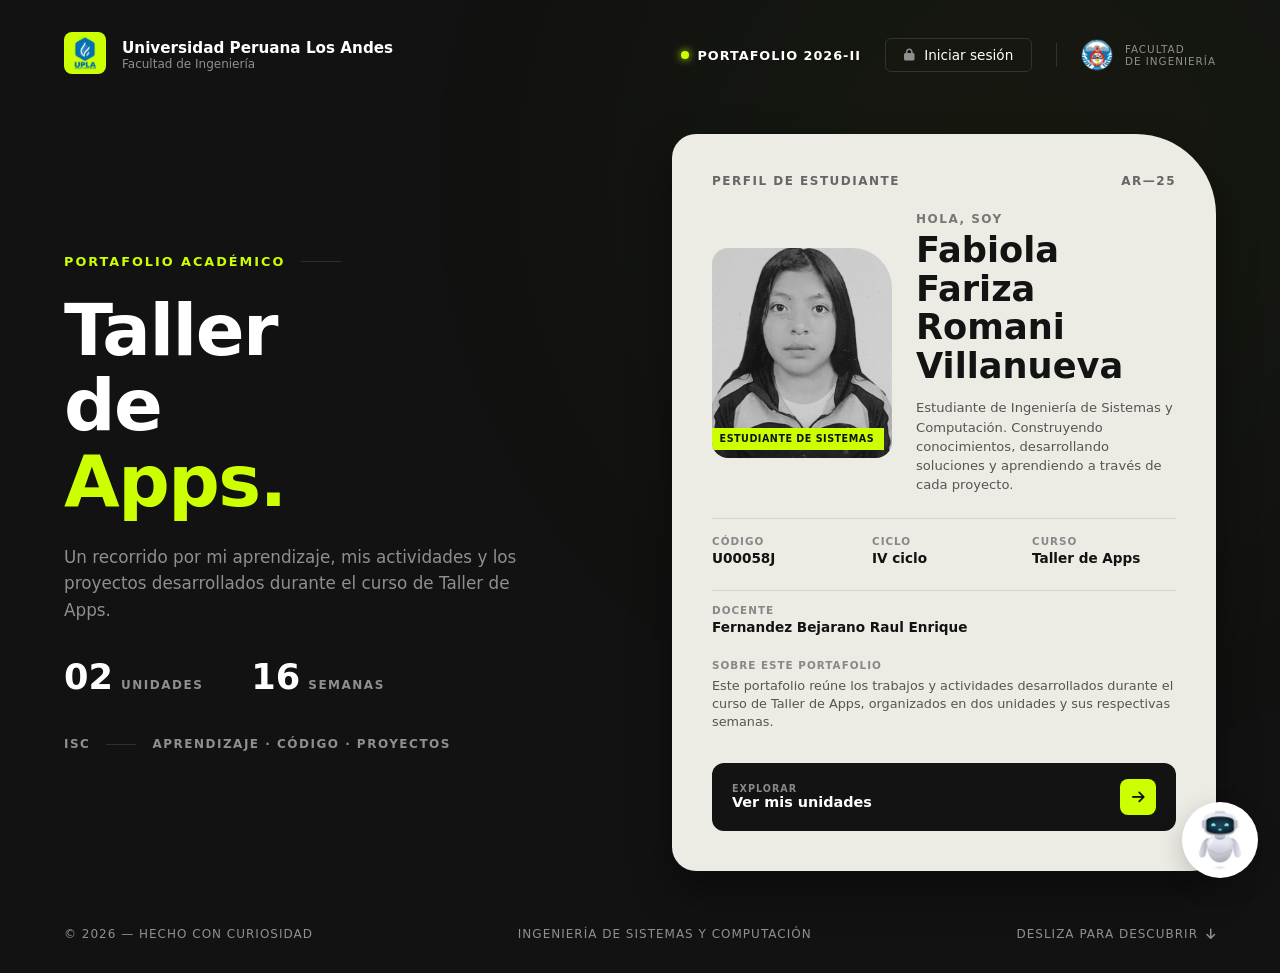
<file: index.html>
<!DOCTYPE html>
<html lang="es">

<head>
    <meta charset="UTF-8">
    <meta name="viewport" content="width=device-width, initial-scale=1.0">

    <title>Portafolio Académico - Taller de Apps</title>

    <link rel="stylesheet" href="css/taller-apps.css">

    <link rel="stylesheet"
          href="https://cdnjs.cloudflare.com/ajax/libs/font-awesome/6.5.2/css/all.min.css">
</head>

<body>

    <!-- FONDO -->
    <div class="fondo"></div>

    <!-- ENCABEZADO -->
    <header class="encabezado">

        <a href="index.html" class="marca-universidad">
            <div class="logo-universidad">
                <img src="Imagenes/Upla.png" alt="Logo de la UPLA">
            </div>

            <div class="nombre-universidad">
                <strong>Universidad Peruana Los Andes</strong>
                <span>Facultad de Ingeniería</span>
            </div>
        </a>
         <div class="navegacion-superior">
            <div class="estado-portafolio">
                <span class="punto-estado"></span>
                <span>PORTAFOLIO 2026-II</span>
            </div>

            <!-- BOTÓN INICIAR SESIÓN AGREGADO -->
            <button class="btn-login">
                <i class="fa-solid fa-lock"></i>
                <span>Iniciar sesión</span>
            </button>

            <div class="separador-nav"></div>

            <div class="sello-facultad">
                <img src="Imagenes/Ingenieria.jpg"
                     alt="Imagen de la Facultad de Ingeniería">

                <span>
                    FACULTAD<br>
                    DE INGENIERÍA
                </span>
            </div>
        </div>
        
            
        </div>

    </header>


    <!-- CONTENIDO PRINCIPAL -->
    <main class="portada">

        <!-- PRESENTACIÓN IZQUIERDA -->
        <section class="presentacion">

            <div class="etiqueta-portada">
                <span>PORTAFOLIO ACADÉMICO</span>
                <i></i>
            </div>

            <h1>
                Taller<br>
                de<br>
                <span>Apps.</span>
            </h1>

            <p class="texto-presentacion">
                Un recorrido por mi aprendizaje, mis actividades
                y los proyectos desarrollados durante el curso
                de Taller de Apps.
            </p>

            <div class="resumen-portafolio">

                <div class="resumen-item">
                    <strong>02</strong>
                    <span>UNIDADES</span>
                </div>

                <div class="resumen-item">
                    <strong>16</strong>
                    <span>SEMANAS</span>
                </div>

            </div>

            <div class="nota-tecnica">
                <span>ISC</span>
                <span class="nota-linea"></span>
                <span>APRENDIZAJE · CÓDIGO · PROYECTOS</span>
            </div>

        </section>


        <!-- FICHA DE ESTUDIANTE DERECHA -->
        <section class="tarjeta-perfil">

            <div class="perfil-encabezado">
                <span>PERFIL DE ESTUDIANTE</span>
                <strong>AR—25</strong>
            </div>

            <div class="perfil-principal">

                <div class="contenedor-foto">

                    <img src="Imagenes/fotito.jpg"
                         alt="Fotografía de Fabiola Romani Villanueva">

                    <span class="etiqueta-foto">
                        ESTUDIANTE DE SISTEMAS
                    </span>

                </div>

                <div class="presentacion-personal">

                    <span class="saludo">HOLA, SOY</span>

                    <h2>
                        Fabiola Fariza<br>
                        Romani Villanueva
                    </h2>

                    <p>
                        Estudiante de Ingeniería de Sistemas y Computación.
                        Construyendo conocimientos, desarrollando soluciones
                        y aprendiendo a través de cada proyecto.
                    </p>

                </div>

            </div>


            <!-- DATOS ACADÉMICOS -->
            <div class="datos-perfil">

                <div class="dato-perfil">
                    <span>CÓDIGO</span>
                    <strong>U00058J</strong>
                </div>

                <div class="dato-perfil">
                    <span>CICLO</span>
                    <strong>IV ciclo</strong>
                </div>

                <div class="dato-perfil">
                    <span>CURSO</span>
                    <strong>Taller de Apps</strong>
                </div>

            </div>


            <!-- DOCENTE -->
            <div class="docente-perfil">
                <span>DOCENTE</span>
                <strong>Fernandez Bejarano Raul Enrique</strong>
            </div>


            <!-- DESCRIPCIÓN -->
            <div class="descripcion-perfil">
                <span class="titulo-descripcion">
                    SOBRE ESTE PORTAFOLIO
                </span>

                <p>
                    Este portafolio reúne los trabajos y actividades
                    desarrollados durante el curso de Taller de Apps,
                    organizados en dos unidades y sus respectivas semanas.
                </p>
            </div>


            <!-- ACCESO A LAS UNIDADES -->
            <a href="Unidades/Unidades.html" class="boton-unidades">

                <span class="texto-boton">
                    <small>EXPLORAR</small>
                    <strong>Ver mis unidades</strong>
                </span>

                <span class="icono-boton">
                    <i class="fa-solid fa-arrow-right"></i>
                </span>

            </a>

        </section>

    </main>


    <!-- PIE DE PÁGINA -->
    <footer class="pie-pagina">

        <span>© 2026 — HECHO CON CURIOSIDAD</span>

        <span>
            INGENIERÍA DE SISTEMAS Y COMPUTACIÓN
        </span>

        <a href="Unidades/Unidades.html">
            DESLIZA PARA DESCUBRIR
            <i class="fa-solid fa-arrow-down"></i>
        </a>

    </footer>

    <script src="js/chatbot.js"></script>

</body>
</html>
</file>
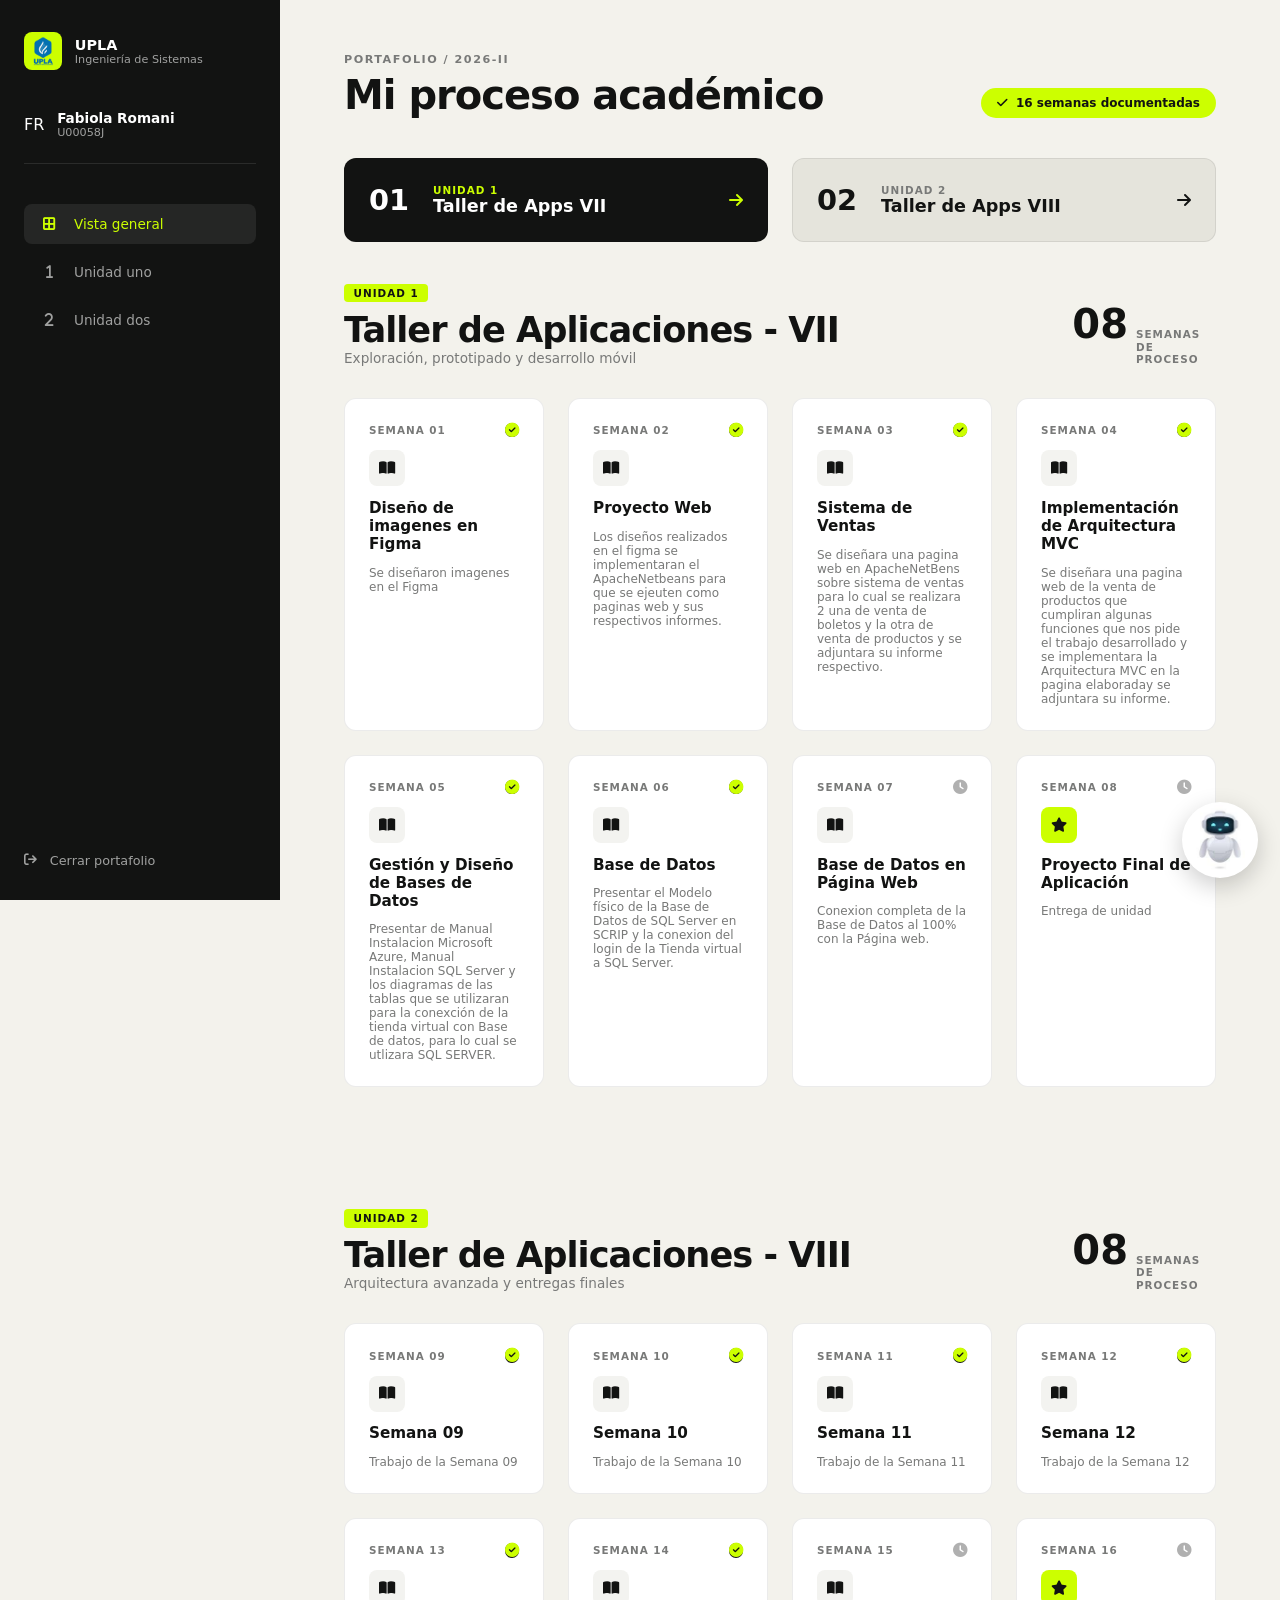
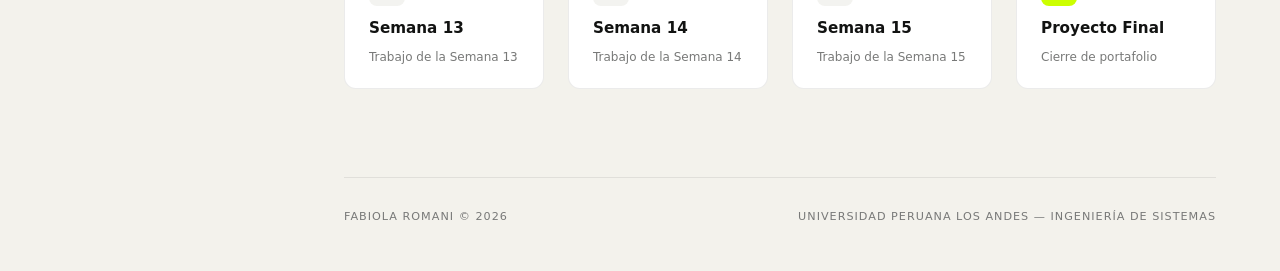
<file: Unidades/Unidades.html>
<!DOCTYPE html>
<html lang="es">

<head>
    <meta charset="UTF-8">
    <meta name="viewport" content="width=device-width, initial-scale=1.0">
    <title>Unidades - Taller de Aplicaciones</title>
    <!-- CSS -->
    <link rel="stylesheet" href="../css/unidades.css">
    <!-- Iconos -->
    <link rel="stylesheet" href="https://cdnjs.cloudflare.com/ajax/libs/font-awesome/6.5.2/css/all.min.css">
</head>

<body class="dashboard-layout">

    <!-- ================= BARRA LATERAL IZQUIERDA (SIDEBAR) ================= -->
    <aside class="sidebar">
        <div class="sidebar-top">
            <!-- Marca / Logo -->
            <a href="../index.html" class="sidebar-brand">
                <div class="logo-box">
                    <img src="../Imagenes/Upla.png" alt="Logo UPLA">
                </div>
                <div class="brand-info">
                    <strong>UPLA</strong>
                    <span>Ingeniería de Sistemas</span>
                </div>
            </a>

            <!-- Perfil Usuario Corto -->
            <div class="sidebar-user">
                <div class="user-avatar-initials">
                    <span>FR</span>
                </div>
                <div class="user-details">
                    <strong>Fabiola Romani</strong>
                    <span>U00058J</span>
                </div>
            </div>

            <!-- Menú de Navegación -->
            <nav class="sidebar-menu">
                <a href="#unidad1" class="menu-item active">
                    <i class="fa-solid fa-border-all"></i>
                    <span>Vista general</span>
                </a>
                <a href="#unidad1" class="menu-item">
                    <i class="fa-solid fa-1"></i>
                    <span>Unidad uno</span>
                </a>
                <a href="#unidad2" class="menu-item">
                    <i class="fa-solid fa-2"></i>
                    <span>Unidad dos</span>
                </a>
            </nav>
        </div>

        <div class="sidebar-bottom">
            <a href="../index.html" class="logout-btn">
                <i class="fa-solid fa-arrow-right-from-bracket"></i>
                <span>Cerrar portafolio</span>
            </a>
        </div>
    </aside>


    <!-- ================= PANEL PRINCIPAL DERECHO ================= -->
    <main class="main-panel">

        <!-- Encabezado superior del Panel -->
        <header class="panel-header">
            <div class="header-left">
                <span class="tag-sub">PORTAFOLIO / 2026-II</span>
                <h1>Mi proceso académico</h1>
            </div>
            <div class="header-badge">
                <i class="fa-solid fa-check"></i>
                <span>16 semanas documentadas</span>
            </div>
        </header>

        <!-- Pestañas Selectoras de Unidades (Estilo Modelo) -->
        <div class="unidad-tabs">
            <a href="#unidad1" class="tab-card active">
                <span class="tab-num">01</span>
                <div class="tab-info">
                    <small>UNIDAD 1</small>
                    <strong>Taller de Apps VII</strong>
                </div>
                <i class="fa-solid fa-arrow-right tab-arrow"></i>
            </a>

            <a href="#unidad2" class="tab-card">
                <span class="tab-num">02</span>
                <div class="tab-info">
                    <small>UNIDAD 2</small>
                    <strong>Taller de Apps VIII</strong>
                </div>
                <i class="fa-solid fa-arrow-right tab-arrow"></i>
            </a>
        </div>


        <!-- ================= UNIDAD 01 ================= -->
        <section id="unidad1" class="seccion-unidad">
            
            <div class="unidad-encabezado">
                <div>
                    <span class="pill-unidad">UNIDAD 1</span>
                    <h2>Taller de Aplicaciones - VII</h2>
                    <p>Exploración, prototipado y desarrollo móvil</p>
                </div>
                <div class="semanas-counter">
                    <strong>08</strong>
                    <span>SEMANAS DE PROCESO</span>
                </div>
            </div>

            <div class="grid-semanas">

                <!-- SEMANA 01 -->
                <a href="Semana01.html" class="tarjeta-semana">
                    <div class="card-top">
                        <span class="semana-label">SEMANA 01</span>
                        <i class="fa-solid fa-circle-check check-icon"></i>
                    </div>
                    <div class="card-icon">
                        <i class="fa-solid fa-book-open"></i>
                    </div>
                    <h3>Diseño de imagenes en Figma</h3>
                    <p>Se diseñaron imagenes en el Figma </p>
                </a>

                <!-- SEMANA 02 -->
                <a href="Semana02.html" class="tarjeta-semana">
                    <div class="card-top">
                        <span class="semana-label">SEMANA 02</span>
                        <i class="fa-solid fa-circle-check check-icon"></i>
                    </div>
                    <div class="card-icon">
                        <i class="fa-solid fa-book-open"></i>
                    </div>
                    <h3>Proyecto Web </h3>
                    <p>Los diseños realizados en el figma se implementaran el ApacheNetbeans para que se ejeuten como paginas web y sus respectivos informes. </p>
                </a>

                <!-- SEMANA 03 -->
                <a href="Semana03.html" class="tarjeta-semana">
                    <div class="card-top">
                        <span class="semana-label">SEMANA 03</span>
                        <i class="fa-solid fa-circle-check check-icon"></i>
                    </div>
                    <div class="card-icon">
                        <i class="fa-solid fa-book-open"></i>
                    </div>
                    <h3>Sistema de Ventas </h3>
                    <p>Se diseñara una pagina web en ApacheNetBens sobre sistema de ventas para lo cual se realizara 2 una de venta de boletos y la otra de venta de productos y se adjuntara su informe respectivo. </p>
                </a>

                <!-- SEMANA 04 -->
                <a href="Semana04.html" class="tarjeta-semana">
                    <div class="card-top">
                        <span class="semana-label">SEMANA 04</span>
                        <i class="fa-solid fa-circle-check check-icon"></i>
                    </div>
                    <div class="card-icon">
                        <i class="fa-solid fa-book-open"></i>
                    </div>
                    <h3>Implementación de Arquitectura MVC</h3>
                    <p>Se diseñara una pagina web de la venta de productos que cumpliran algunas funciones que nos pide el trabajo desarrollado y se implementara la Arquitectura MVC en la pagina elaboraday se adjuntara su informe.</p>
                </a>

                <!-- SEMANA 05 -->
                <a href="Semana05.html" class="tarjeta-semana">
                    <div class="card-top">
                        <span class="semana-label">SEMANA 05</span>
                        <i class="fa-solid fa-circle-check check-icon"></i>
                    </div>
                    <div class="card-icon">
                        <i class="fa-solid fa-book-open"></i>
                    </div>
                    <h3>Gestión y Diseño de Bases de Datos</h3>
                    <p>Presentar de Manual Instalacion Microsoft Azure, Manual Instalacion SQL Server y los diagramas de las tablas que se utilizaran para la conexción de la tienda virtual con Base de datos, para lo cual se utlizara SQL SERVER.</p>
                </a>

                <!-- SEMANA 06 -->
                <a href="Semana06.html" class="tarjeta-semana">
                    <div class="card-top">
                        <span class="semana-label">SEMANA 06</span>
                        <i class="fa-solid fa-circle-check check-icon"></i>
                    </div>
                    <div class="card-icon">
                        <i class="fa-solid fa-book-open"></i>
                    </div>
                    <h3>Base de Datos </h3>
                    <p>Presentar el Modelo físico de la Base de Datos de SQL Server en SCRIP y la conexion del login de la Tienda virtual a SQL Server.</p>
                </a>

                <!-- SEMANA 07 -->
                <a href="Semana07.html" class="tarjeta-semana">
                    <div class="card-top">
                        <span class="semana-label">SEMANA 07</span>
                        <i class="fa-solid fa-clock clock-icon"></i>
                    </div>
                    <div class="card-icon">
                        <i class="fa-solid fa-book-open"></i>
                    </div>
                    <h3>Base de Datos en Página Web</h3>
                    <p>Conexion completa de la Base de Datos al 100% con la Página web.
                    </p>
                </a>

                <!-- SEMANA 08 -->
                <a href="Semana08.html" class="tarjeta-semana highlight-card">
                    <div class="card-top">
                        <span class="semana-label">SEMANA 08</span>
                        <i class="fa-solid fa-clock clock-icon"></i>
                    </div>
                    <div class="card-icon accent-bg">
                        <i class="fa-solid fa-star"></i>
                    </div>
                    <h3>Proyecto Final de Aplicación</h3>
                    <p>Entrega de unidad</p>
                </a>

            </div>
        </section>


        <!-- ================= UNIDAD 02 ================= -->
        <section id="unidad2" class="seccion-unidad" style="margin-top: 5rem;">
            
            <div class="unidad-encabezado">
                <div>
                    <span class="pill-unidad">UNIDAD 2</span>
                    <h2>Taller de Aplicaciones - VIII</h2>
                    <p>Arquitectura avanzada y entregas finales</p>
                </div>
                <div class="semanas-counter">
                    <strong>08</strong>
                    <span>SEMANAS DE PROCESO</span>
                </div>
            </div>

            <div class="grid-semanas">

                <!-- SEMANA 09 a 16 -->
                <a href="semana09.html" class="tarjeta-semana">
                    <div class="card-top">
                        <span class="semana-label">SEMANA 09</span>
                        <i class="fa-solid fa-circle-check check-icon"></i>
                    </div>
                    <div class="card-icon">
                        <i class="fa-solid fa-book-open"></i>
                    </div>
                    <h3>Semana 09</h3>
                    <p>Trabajo de la Semana 09</p>
                </a>

                <a href="semana10.html" class="tarjeta-semana">
                    <div class="card-top">
                        <span class="semana-label">SEMANA 10</span>
                        <i class="fa-solid fa-circle-check check-icon"></i>
                    </div>
                    <div class="card-icon">
                        <i class="fa-solid fa-book-open"></i>
                    </div>
                    <h3>Semana 10</h3>
                    <p>Trabajo de la Semana 10</p>
                </a>

                <a href="semana11.html" class="tarjeta-semana">
                    <div class="card-top">
                        <span class="semana-label">SEMANA 11</span>
                        <i class="fa-solid fa-circle-check check-icon"></i>
                    </div>
                    <div class="card-icon">
                        <i class="fa-solid fa-book-open"></i>
                    </div>
                    <h3>Semana 11</h3>
                    <p>Trabajo de la Semana 11</p>
                </a>

                <a href="semana12.html" class="tarjeta-semana">
                    <div class="card-top">
                        <span class="semana-label">SEMANA 12</span>
                        <i class="fa-solid fa-circle-check check-icon"></i>
                    </div>
                    <div class="card-icon">
                        <i class="fa-solid fa-book-open"></i>
                    </div>
                    <h3>Semana 12</h3>
                    <p>Trabajo de la Semana 12</p>
                </a>

                <a href="semana13.html" class="tarjeta-semana">
                    <div class="card-top">
                        <span class="semana-label">SEMANA 13</span>
                        <i class="fa-solid fa-circle-check check-icon"></i>
                    </div>
                    <div class="card-icon">
                        <i class="fa-solid fa-book-open"></i>
                    </div>
                    <h3>Semana 13</h3>
                    <p>Trabajo de la Semana 13</p>
                </a>

                <a href="semana14.html" class="tarjeta-semana">
                    <div class="card-top">
                        <span class="semana-label">SEMANA 14</span>
                        <i class="fa-solid fa-circle-check check-icon"></i>
                    </div>
                    <div class="card-icon">
                        <i class="fa-solid fa-book-open"></i>
                    </div>
                    <h3>Semana 14</h3>
                    <p>Trabajo de la Semana 14</p>
                </a>

                <a href="semana15.html" class="tarjeta-semana">
                    <div class="card-top">
                        <span class="semana-label">SEMANA 15</span>
                        <i class="fa-solid fa-clock clock-icon"></i>
                    </div>
                    <div class="card-icon">
                        <i class="fa-solid fa-book-open"></i>
                    </div>
                    <h3>Semana 15</h3>
                    <p>Trabajo de la Semana 15</p>
                </a>

                <a href="semana16.html" class="tarjeta-semana highlight-card">
                    <div class="card-top">
                        <span class="semana-label">SEMANA 16</span>
                        <i class="fa-solid fa-clock clock-icon"></i>
                    </div>
                    <div class="card-icon accent-bg">
                        <i class="fa-solid fa-star"></i>
                    </div>
                    <h3>Proyecto Final</h3>
                    <p>Cierre de portafolio</p>
                </a>

            </div>
        </section>

        <!-- Pie de página dentro del contenido -->
        <footer class="main-footer">
            <span>FABIOLA ROMANI © 2026</span>
            <span>UNIVERSIDAD PERUANA LOS ANDES — INGENIERÍA DE SISTEMAS</span>
        </footer>

    </main>

    <script src="../js/chatbot.js"></script>

</body>
</html>
</file>
<file: css/taller-apps.css>
/* --- RESET Y VARIABLES --- */
* {
    margin: 0;
    padding: 0;
    box-sizing: border-box;
    font-family: 'Inter', system-ui, -apple-system, BlinkMacSystemFont, 'Segoe UI', Roboto, sans-serif;
}

:root {
    --bg-dark: #111211;
    --bg-card: #ecebe4;
    --primary-accent: #ccff00; /* Verde Neón */
    --text-light: #ffffff;
    --text-muted: #8e8f8e;
    --text-dark: #121312;
    --border-light: rgba(255, 255, 255, 0.12);
    --border-dark: rgba(0, 0, 0, 0.1);
}

body {
    background-color: var(--bg-dark);
    color: var(--text-light);
    min-height: 100vh;
    display: flex;
    flex-direction: column;
    justify-content: space-between;
    padding: 2rem 4rem;
    position: relative;
    overflow-x: hidden;
}

/* Fondo decorativo (opcional) */
.fondo {
    position: fixed;
    top: 0;
    left: 0;
    width: 100vw;
    height: 100vh;
    background: radial-gradient(circle at 80% 20%, rgba(204, 255, 0, 0.03) 0%, transparent 50%);
    pointer-events: none;
    z-index: 0;
}

/* --- ENCABEZADO (HEADER) --- */
.encabezado {
    display: flex;
    justify-content: space-between;
    align-items: center;
    padding-bottom: 1.5rem;
    position: relative;
    z-index: 1;
}

.marca-universidad {
    display: flex;
    align-items: center;
    gap: 1rem;
    text-decoration: none;
    color: var(--text-light);
}

.logo-universidad img {
    width: 42px;
    height: 42px;
    object-fit: contain;
    border-radius: 8px;
    background-color: var(--primary-accent);
    padding: 4px;
}

.nombre-universidad {
    display: flex;
    flex-direction: column;
}

.nombre-universidad strong {
    font-size: 0.95rem;
    font-weight: 700;
}

.nombre-universidad span {
    font-size: 0.75rem;
    color: var(--text-muted);
}

.navegacion-superior {
    display: flex;
    align-items: center;
    gap: 1.5rem;
}

.estado-portafolio {
    display: flex;
    align-items: center;
    gap: 0.5rem;
    font-size: 0.8rem;
    letter-spacing: 1px;
    color: var(--text-light);
    font-weight: 600;
}

.punto-estado {
    width: 8px;
    height: 8px;
    background-color: var(--primary-accent);
    border-radius: 50%;
    box-shadow: 0 0 8px var(--primary-accent);
}

.separador-nav {
    width: 1px;
    height: 24px;
    background-color: var(--border-light);
}

.sello-facultad {
    display: flex;
    align-items: center;
    gap: 0.75rem;
}

.sello-facultad img {
    width: 32px;
    height: 32px;
    border-radius: 50%;
    object-fit: cover;
    border: 1px solid var(--border-light);
}

.sello-facultad span {
    font-size: 0.65rem;
    color: var(--text-muted);
    letter-spacing: 1px;
    line-height: 1.2;
    text-transform: uppercase;
}

/* --- CONTENIDO PRINCIPAL (MAIN) --- */
.portada {
    display: grid;
    grid-template-columns: 1fr 1fr;
    gap: 4rem;
    align-items: center;
    margin: auto 0;
    padding: 2rem 0;
    position: relative;
    z-index: 1;
}

/* --- SECCIÓN IZQUIERDA (PRESENTACIÓN) --- */
.presentacion {
    display: flex;
    flex-direction: column;
    gap: 1.5rem;
}

.etiqueta-portada {
    display: flex;
    align-items: center;
    gap: 1rem;
    color: var(--primary-accent);
    font-size: 0.8rem;
    font-weight: 700;
    letter-spacing: 2px;
}

.etiqueta-portada i {
    display: block;
    width: 40px;
    height: 1px;
    background-color: var(--border-light);
}

.presentacion h1 {
    font-size: 4.5rem;
    font-weight: 700;
    line-height: 1.05;
    letter-spacing: -1.5px;
}

.presentacion h1 span {
    color: var(--primary-accent);
}

.texto-presentacion {
    color: var(--text-muted);
    font-size: 1.05rem;
    max-width: 480px;
    line-height: 1.6;
}

.resumen-portafolio {
    display: flex;
    gap: 3rem;
    margin-top: 0.5rem;
}

.resumen-item {
    display: flex;
    align-items: baseline;
    gap: 0.5rem;
}

.resumen-item strong {
    font-size: 2.2rem;
    font-weight: 700;
}

.resumen-item span {
    font-size: 0.75rem;
    color: var(--text-muted);
    letter-spacing: 1.5px;
    font-weight: 600;
}

.nota-tecnica {
    display: flex;
    align-items: center;
    gap: 1rem;
    margin-top: 1rem;
    font-size: 0.75rem;
    color: var(--text-muted);
    letter-spacing: 1.5px;
    font-weight: 600;
}

.nota-linea {
    width: 30px;
    height: 1px;
    background-color: var(--border-light);
}

/* --- SECCIÓN DERECHA (TARJETA DE PERFIL) --- */
.tarjeta-perfil {
    background-color: var(--bg-card);
    color: var(--text-dark);
    border-radius: 24px;
    border-top-right-radius: 80px; /* Esquina curva del modelo */
    padding: 2.5rem;
    display: flex;
    flex-direction: column;
    gap: 1.5rem;
    box-shadow: 0 20px 40px rgba(0, 0, 0, 0.4);
    position: relative;
}

.perfil-encabezado {
    display: flex;
    justify-content: space-between;
    align-items: center;
    font-size: 0.75rem;
    font-weight: 700;
    letter-spacing: 1.5px;
    color: #666;
}

.perfil-principal {
    display: grid;
    grid-template-columns: 180px 1fr;
    gap: 1.5rem;
    align-items: center;
}

.contenedor-foto {
    position: relative;
    border-radius: 16px;
    border-top-right-radius: 40px;
    overflow: hidden;
}

.contenedor-foto img {
    width: 100%;
    height: 210px;
    object-fit: cover;
    filter: grayscale(100%); /* Efecto escala de grises como el modelo */
    display: block;
}

.etiqueta-foto {
    position: absolute;
    bottom: 8px;
    left: -2px;
    background-color: var(--primary-accent);
    color: var(--text-dark);
    font-size: 0.6rem;
    font-weight: 800;
    padding: 0.35rem 0.6rem;
    letter-spacing: 0.5px;
    text-transform: uppercase;
}

.presentacion-personal {
    display: flex;
    flex-direction: column;
    gap: 0.3rem;
}

.saludo {
    font-size: 0.75rem;
    color: #777;
    letter-spacing: 1.5px;
    font-weight: 600;
}

.presentacion-personal h2 {
    font-size: 2.2rem;
    font-weight: 800;
    line-height: 1.1;
    color: var(--text-dark);
}

.presentacion-personal p {
    font-size: 0.82rem;
    color: #555;
    margin-top: 0.5rem;
    line-height: 1.45;
}

/* Datos Académicos */
.datos-perfil {
    display: grid;
    grid-template-columns: repeat(3, 1fr);
    gap: 1rem;
    padding-top: 1rem;
    border-top: 1px solid var(--border-dark);
}

.dato-perfil {
    display: flex;
    flex-direction: column;
    gap: 0.2rem;
}

.dato-perfil span {
    font-size: 0.65rem;
    color: #888;
    letter-spacing: 1px;
    font-weight: 600;
}

.dato-perfil strong {
    font-size: 0.85rem;
    font-weight: 700;
    color: var(--text-dark);
}

/* Docente y Descripción */
.docente-perfil {
    display: flex;
    flex-direction: column;
    gap: 0.2rem;
    padding-top: 0.8rem;
    border-top: 1px solid var(--border-dark);
}

.docente-perfil span {
    font-size: 0.65rem;
    color: #888;
    letter-spacing: 1px;
    font-weight: 600;
}

.docente-perfil strong {
    font-size: 0.85rem;
    font-weight: 700;
    color: var(--text-dark);
}

.descripcion-perfil {
    display: flex;
    flex-direction: column;
    gap: 0.4rem;
}

.titulo-descripcion {
    font-size: 0.65rem;
    color: #888;
    letter-spacing: 1px;
    font-weight: 700;
}

.descripcion-perfil p {
    font-size: 0.8rem;
    color: #555;
    line-height: 1.4;
}

/* Botón Ver Unidades */
.boton-unidades {
    background-color: var(--text-dark);
    color: var(--text-light);
    text-decoration: none;
    border-radius: 12px;
    padding: 1rem 1.25rem;
    display: flex;
    justify-content: space-between;
    align-items: center;
    transition: transform 0.2s ease, background-color 0.2s ease;
    margin-top: 0.5rem;
}

.boton-unidades:hover {
    transform: translateY(-2px);
    background-color: #000000;
}

.texto-boton {
    display: flex;
    flex-direction: column;
}

.texto-boton small {
    font-size: 0.6rem;
    color: #888;
    letter-spacing: 1px;
    font-weight: 600;
}

.texto-boton strong {
    font-size: 0.9rem;
    font-weight: 700;
    color: var(--text-light);
}

.icono-boton {
    background-color: var(--primary-accent);
    color: var(--text-dark);
    width: 36px;
    height: 36px;
    border-radius: 8px;
    display: flex;
    align-items: center;
    justify-content: center;
    font-size: 0.9rem;
}

/* --- PIE DE PÁGINA (FOOTER) --- */
.pie-pagina {
    display: flex;
    justify-content: space-between;
    align-items: center;
    padding-top: 1.5rem;
    font-size: 0.75rem;
    color: var(--text-muted);
    letter-spacing: 1px;
    position: relative;
    z-index: 1;
}

.pie-pagina a {
    color: var(--text-muted);
    text-decoration: none;
    display: flex;
    align-items: center;
    gap: 0.5rem;
    transition: color 0.2s ease;
}

.pie-pagina a:hover {
    color: var(--primary-accent);
}

/* --- RESPONSIVO --- */
@media (max-width: 1024px) {
    body {
        padding: 2rem;
    }
    .portada {
        grid-template-columns: 1fr;
        gap: 3rem;
    }
    .presentacion h1 {
        font-size: 3.5rem;
    }
}

@media (max-width: 600px) {
    body {
        padding: 1.5rem;
    }
    .perfil-principal {
        grid-template-columns: 1fr;
    }
    .contenedor-foto img {
        height: 250px;
    }
    .navegacion-superior {
        display: none;
    }
}

/* --- NAVEGACIÓN SUPERIOR Y BOTÓN LOGIN --- */
.navegacion-superior {
    display: flex;
    align-items: center;
    gap: 1.5rem;
}

.estado-portafolio {
    display: flex;
    align-items: center;
    gap: 0.5rem;
    font-size: 0.8rem;
    letter-spacing: 1px;
    color: var(--text-light);
    font-weight: 600;
}

.punto-estado {
    width: 8px;
    height: 8px;
    background-color: var(--primary-accent);
    border-radius: 50%;
    box-shadow: 0 0 8px var(--primary-accent);
}

/* Estilo del botón Iniciar sesión estilo el modelo */
.btn-login {
    background: transparent;
    border: 1px solid var(--border-light);
    color: var(--text-light);
    padding: 0.5rem 1.1rem;
    border-radius: 6px;
    cursor: pointer;
    display: flex;
    align-items: center;
    gap: 0.6rem;
    font-size: 0.85rem;
    font-weight: 500;
    transition: all 0.3s ease;
}

.btn-login i {
    font-size: 0.75rem;
    color: var(--text-muted);
    transition: color 0.3s ease;
}

.btn-login:hover {
    border-color: var(--primary-accent);
    color: var(--primary-accent);
}

.btn-login:hover i {
    color: var(--primary-accent);
}

.separador-nav {
    width: 1px;
    height: 24px;
    background-color: var(--border-light);
}

/* Avatar con Iniciales (FR) */
.user-avatar-initials {
    width: 38px;
    height: 38px;
    border-radius: 50%;
    border: 1px solid rgba(255, 255, 255, 0.2);
    display: flex;
    align-items: center;
    justify-content: center;
    background-color: rgba(255, 255, 255, 0.05);
    color: #ffffff;
    font-size: 0.75rem;
    font-weight: 700;
    letter-spacing: 0.5px;
}
</file>
<file: css/unidades.css>
/* --- RESET Y VARIABLES DE TEMA --- */
* {
    margin: 0;
    padding: 0;
    box-sizing: border-box;
    font-family: 'Inter', system-ui, -apple-system, BlinkMacSystemFont, 'Segoe UI', Roboto, sans-serif;
}

:root {
    --bg-dark: #121312;
    --bg-light: #f3f2ec;
    --card-white: #ffffff;
    --primary-accent: #ccff00; /* Verde Neón */
    --text-dark: #121312;
    --text-muted: #787978;
    --text-light-muted: #a0a1a0;
    --border-dark: rgba(255, 255, 255, 0.1);
    --border-light: rgba(0, 0, 0, 0.08);
}

body.dashboard-layout {
    background-color: var(--bg-light);
    color: var(--text-dark);
    display: flex;
    min-height: 100vh;
}

/* ================= SIDEBAR IZQUIERDA ================= */
.sidebar {
    width: 280px;
    background-color: var(--bg-dark);
    color: #ffffff;
    display: flex;
    flex-direction: column;
    justify-content: space-between;
    padding: 2rem 1.5rem;
    position: fixed;
    top: 0;
    bottom: 0;
    left: 0;
    z-index: 100;
}

.sidebar-top {
    display: flex;
    flex-direction: column;
    gap: 2.5rem;
}

.sidebar-brand {
    display: flex;
    align-items: center;
    gap: 0.8rem;
    text-decoration: none;
    color: #ffffff;
}

.logo-box {
    width: 38px;
    height: 38px;
    background-color: var(--primary-accent);
    border-radius: 8px;
    display: flex;
    align-items: center;
    justify-content: center;
    padding: 4px;
}

.logo-box img {
    width: 100%;
    height: 100%;
    object-fit: contain;
}

.brand-info {
    display: flex;
    flex-direction: column;
}

.brand-info strong {
    font-size: 0.9rem;
    font-weight: 700;
}

.brand-info span {
    font-size: 0.7rem;
    color: var(--text-light-muted);
}

/* Usuario en Sidebar */
.sidebar-user {
    display: flex;
    align-items: center;
    gap: 0.8rem;
    padding-bottom: 1.5rem;
    border-bottom: 1px solid var(--border-dark);
}

.user-avatar img {
    width: 38px;
    height: 38px;
    border-radius: 50%;
    object-fit: cover;
    filter: grayscale(100%);
    border: 1px solid var(--border-dark);
}

.user-details {
    display: flex;
    flex-direction: column;
}

.user-details strong {
    font-size: 0.85rem;
    font-weight: 600;
}

.user-details span {
    font-size: 0.7rem;
    color: var(--text-light-muted);
}

/* Menú Sidebar */
.sidebar-menu {
    display: flex;
    flex-direction: column;
    gap: 0.5rem;
}

.menu-item {
    display: flex;
    align-items: center;
    gap: 1rem;
    padding: 0.75rem 1rem;
    color: var(--text-light-muted);
    text-decoration: none;
    font-size: 0.85rem;
    font-weight: 500;
    border-radius: 8px;
    transition: all 0.2s ease;
}

.menu-item i {
    font-size: 0.9rem;
    width: 18px;
    text-align: center;
}

.menu-item:hover,
.menu-item.active {
    background-color: rgba(255, 255, 255, 0.08);
    color: var(--primary-accent);
}

.logout-btn {
    display: flex;
    align-items: center;
    gap: 0.8rem;
    color: var(--text-light-muted);
    text-decoration: none;
    font-size: 0.8rem;
    transition: color 0.2s ease;
}

.logout-btn:hover {
    color: var(--primary-accent);
}


/* ================= PANEL PRINCIPAL DERECHO ================= */
.main-panel {
    margin-left: 280px;
    flex: 1;
    padding: 3rem 4rem;
    display: flex;
    flex-direction: column;
    gap: 2.5rem;
}

/* Panel Header */
.panel-header {
    display: flex;
    justify-content: space-between;
    align-items: flex-end;
}

.tag-sub {
    font-size: 0.7rem;
    font-weight: 700;
    letter-spacing: 1.5px;
    color: var(--text-muted);
}

.panel-header h1 {
    font-size: 2.5rem;
    font-weight: 700;
    letter-spacing: -1px;
    margin-top: 0.3rem;
}

.header-badge {
    display: flex;
    align-items: center;
    gap: 0.5rem;
    background-color: var(--primary-accent);
    color: var(--text-dark);
    padding: 0.5rem 1rem;
    border-radius: 20px;
    font-size: 0.75rem;
    font-weight: 700;
}

/* Tabs de Unidades */
.unidad-tabs {
    display: grid;
    grid-template-columns: 1fr 1fr;
    gap: 1.5rem;
}

.tab-card {
    background-color: #e5e4dc;
    border: 1px solid var(--border-light);
    border-radius: 12px;
    padding: 1.5rem;
    display: flex;
    align-items: center;
    gap: 1.5rem;
    text-decoration: none;
    color: var(--text-dark);
    transition: all 0.2s ease;
    position: relative;
}

.tab-card.active {
    background-color: var(--bg-dark);
    color: #ffffff;
}

.tab-num {
    font-size: 1.8rem;
    font-weight: 800;
}

.tab-info {
    display: flex;
    flex-direction: column;
    flex: 1;
}

.tab-info small {
    font-size: 0.65rem;
    letter-spacing: 1px;
    color: var(--primary-accent);
    font-weight: 700;
}

.tab-card:not(.active) .tab-info small {
    color: var(--text-muted);
}

.tab-info strong {
    font-size: 1.1rem;
    font-weight: 700;
}

.tab-arrow {
    font-size: 1rem;
    color: var(--primary-accent);
}

.tab-card:not(.active) .tab-arrow {
    color: var(--text-dark);
}

/* Sección Unidad */
.unidad-encabezado {
    display: flex;
    justify-content: space-between;
    align-items: flex-end;
    margin-bottom: 2rem;
}

.pill-unidad {
    background-color: var(--primary-accent);
    color: var(--text-dark);
    font-size: 0.65rem;
    font-weight: 800;
    padding: 0.2rem 0.6rem;
    border-radius: 4px;
    letter-spacing: 1px;
}

.unidad-encabezado h2 {
    font-size: 2.2rem;
    font-weight: 800;
    letter-spacing: -1px;
    margin-top: 0.5rem;
}

.unidad-encabezado p {
    font-size: 0.85rem;
    color: var(--text-muted);
}

.semanas-counter {
    display: flex;
    align-items: baseline;
    gap: 0.5rem;
}

.semanas-counter strong {
    font-size: 2.5rem;
    font-weight: 800;
}

.semanas-counter span {
    font-size: 0.65rem;
    color: var(--text-muted);
    font-weight: 700;
    letter-spacing: 1px;
    max-width: 80px;
    line-height: 1.2;
}

/* Grilla de Semanas */
.grid-semanas {
    display: grid;
    grid-template-columns: repeat(4, 1fr);
    gap: 1.5rem;
}

.tarjeta-semana {
    background-color: var(--card-white);
    border: 1px solid var(--border-light);
    border-radius: 12px;
    padding: 1.5rem;
    text-decoration: none;
    color: var(--text-dark);
    display: flex;
    flex-direction: column;
    gap: 0.8rem;
    transition: transform 0.2s ease, box-shadow 0.2s ease;
}

.tarjeta-semana:hover {
    transform: translateY(-3px);
    box-shadow: 0 10px 20px rgba(0, 0, 0, 0.05);
}

.card-top {
    display: flex;
    justify-content: space-between;
    align-items: center;
}

.semana-label {
    font-size: 0.65rem;
    font-weight: 700;
    color: var(--text-muted);
    letter-spacing: 1px;
}

.check-icon {
    color: var(--primary-accent);
    background-color: var(--bg-dark);
    border-radius: 50%;
    font-size: 0.9rem;
}

.clock-icon {
    color: #b0b0b0;
    font-size: 0.9rem;
}

.card-icon {
    width: 36px;
    height: 36px;
    background-color: #f3f3f0;
    border-radius: 8px;
    display: flex;
    align-items: center;
    justify-content: center;
    color: var(--text-dark);
    font-size: 0.9rem;
}

.card-icon.accent-bg {
    background-color: var(--primary-accent);
}

.tarjeta-semana h3 {
    font-size: 0.95rem;
    font-weight: 700;
}

.tarjeta-semana p {
    font-size: 0.75rem;
    color: var(--text-muted);
}

/* Main Footer */
.main-footer {
    display: flex;
    justify-content: space-between;
    padding-top: 2rem;
    border-top: 1px solid var(--border-light);
    font-size: 0.7rem;
    color: var(--text-muted);
    letter-spacing: 1px;
    margin-top: 3rem;
}

/* ================= RESPONSIVO ================= */
@media (max-width: 1200px) {
    .grid-semanas {
        grid-template-columns: repeat(2, 1fr);
    }
}

@media (max-width: 768px) {
    .sidebar {
        display: none;
    }
    .main-panel {
        margin-left: 0;
        padding: 1.5rem;
    }
    .grid-semanas {
        grid-template-columns: 1fr;
    }
}
</file>
